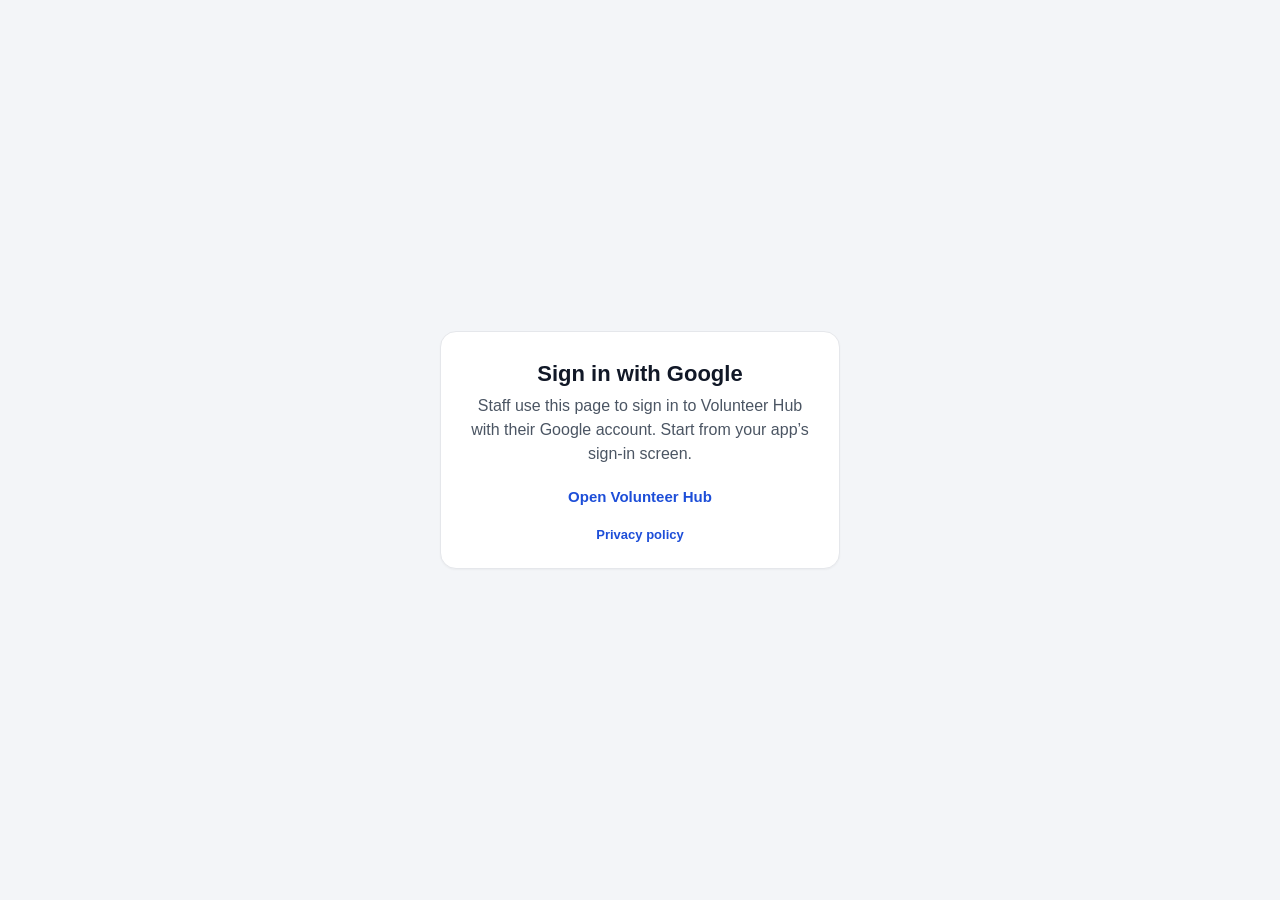
<file: index.html>
<!DOCTYPE html>
<html lang="en">
<head>
<meta charset="utf-8">
<meta name="viewport" content="width=device-width, initial-scale=1">
<meta name="robots" content="noindex">
<meta http-equiv="Content-Security-Policy" content="default-src 'none'; script-src 'self' https://accounts.google.com/gsi/client; style-src 'self' 'unsafe-inline' https://accounts.google.com/gsi/style; frame-src https://accounts.google.com/gsi/; connect-src 'self' https://accounts.google.com/gsi/; img-src 'self' data:; base-uri 'none'; form-action 'none'">
<title>Sign in with Google · Volunteer Hub</title>
<link rel="icon" href="data:,">
<link rel="stylesheet" href="style.css">
<script src="app.js" defer></script>
</head>
<body>
<main class="card">
  <h1 id="title">Sign in</h1>
  <p id="lead" class="lead">Loading…</p>
  <div id="gbtn" class="gbtn" hidden></div>
  <div id="status" class="note" role="status" aria-live="polite" hidden></div>
  <p id="fine" class="fine" hidden></p>
  <p id="back" class="back" hidden><a id="backlink" href="./">Back</a></p>
  <p class="foot"><a href="privacy.html">Privacy policy</a></p>
</main>
<noscript><p class="nojs">This page needs JavaScript to sign you in.</p></noscript>
</body>
</html>
</file>
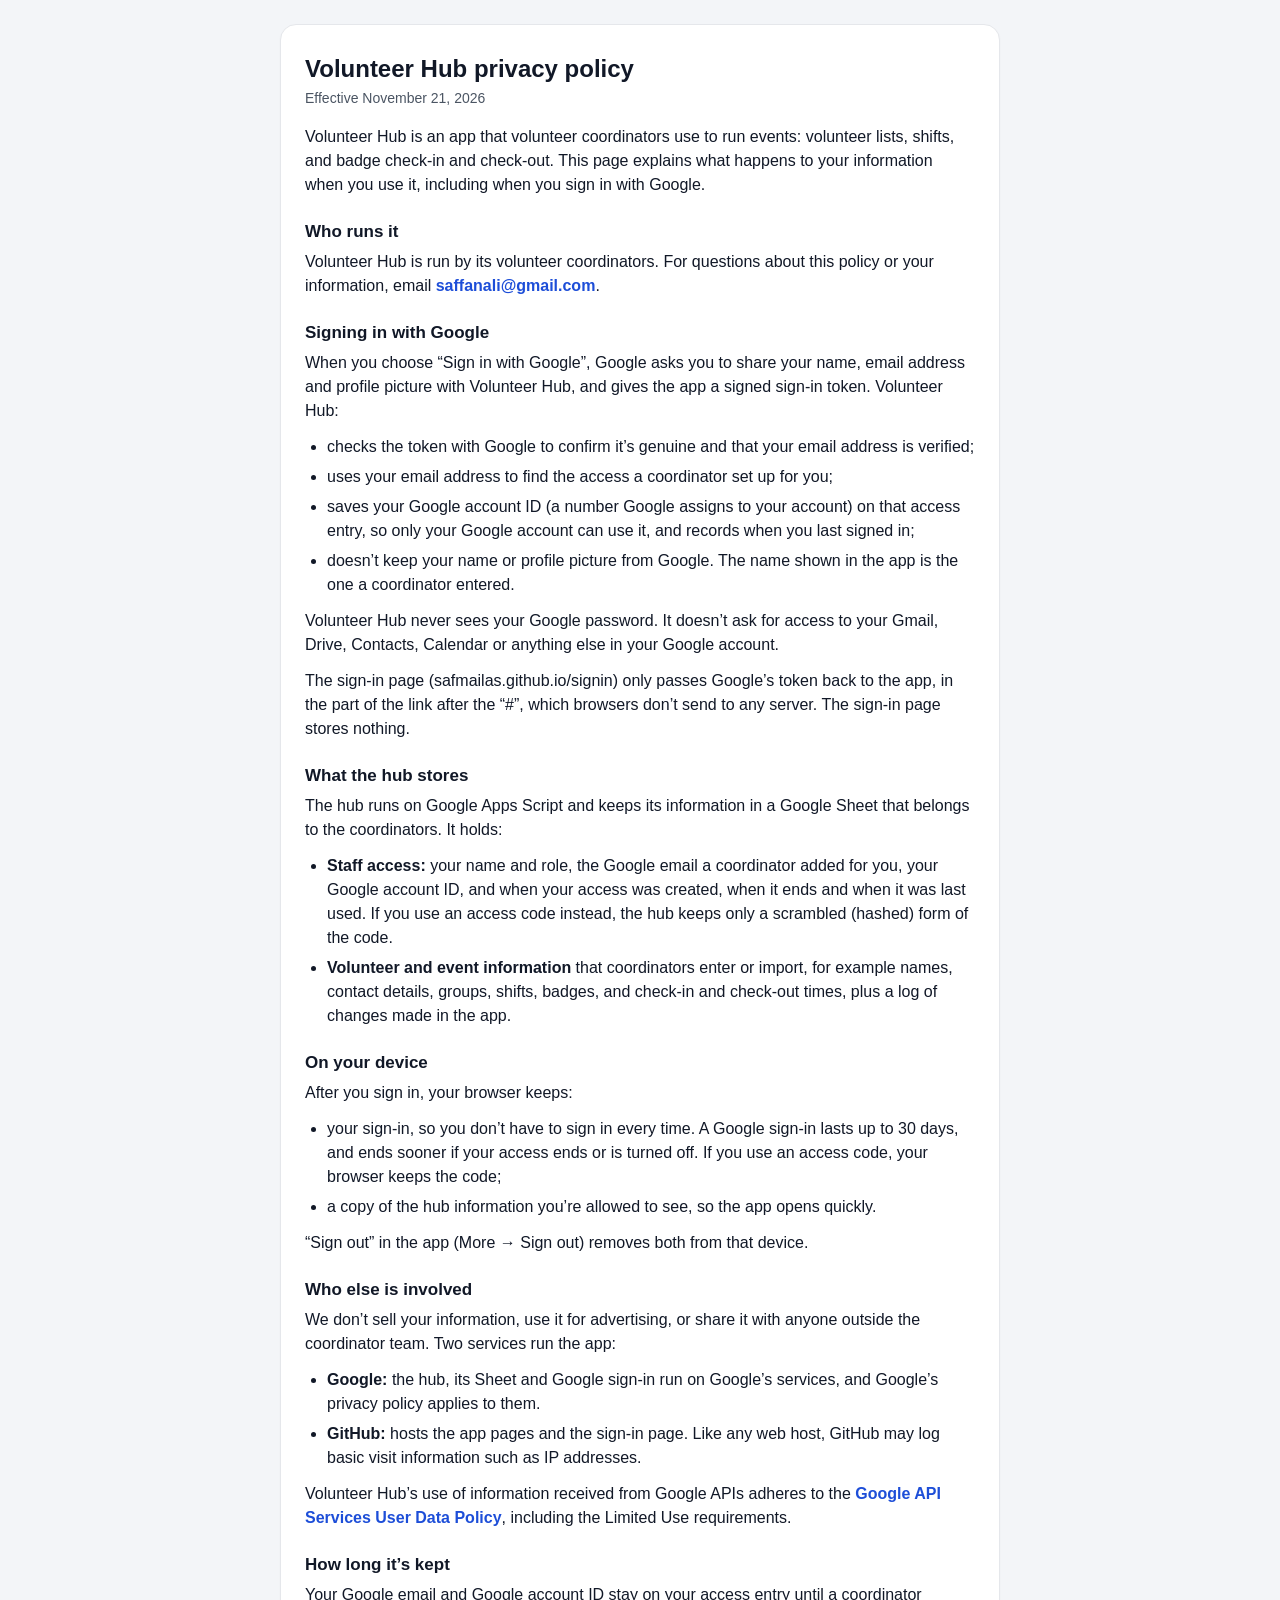
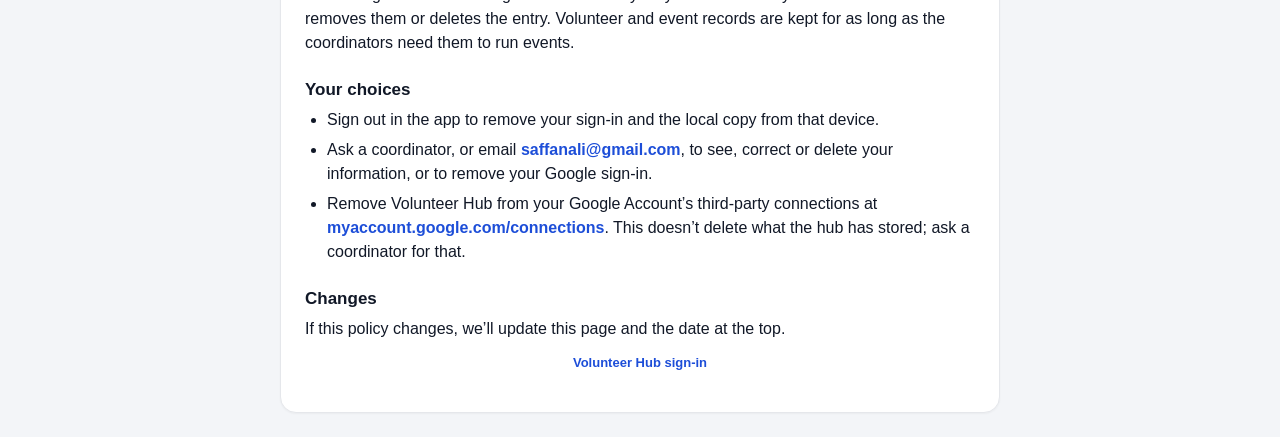
<file: privacy.html>
<!DOCTYPE html>
<html lang="en">
<head>
<meta charset="utf-8">
<meta name="viewport" content="width=device-width, initial-scale=1">
<meta http-equiv="Content-Security-Policy" content="default-src 'none'; style-src 'self'; img-src 'self' data:; base-uri 'none'; form-action 'none'">
<title>Privacy policy · Volunteer Hub</title>
<link rel="icon" href="data:,">
<link rel="stylesheet" href="style.css">
</head>
<body>
<main class="card doc">
  <h1>Volunteer Hub privacy policy</h1>
  <p class="muted">Effective November 21, 2026</p>

  <p>Volunteer Hub is an app that volunteer coordinators use to run events: volunteer lists, shifts, and badge check-in and check-out. This page explains what happens to your information when you use it, including when you sign in with Google.</p>

  <h2>Who runs it</h2>
  <p>Volunteer Hub is run by its volunteer coordinators. For questions about this policy or your information, email <a href="mailto:saffanali@gmail.com">saffanali@gmail.com</a>.</p>

  <h2>Signing in with Google</h2>
  <p>When you choose “Sign in with Google”, Google asks you to share your name, email address and profile picture with Volunteer Hub, and gives the app a signed sign-in token. Volunteer Hub:</p>
  <ul>
    <li>checks the token with Google to confirm it’s genuine and that your email address is verified;</li>
    <li>uses your email address to find the access a coordinator set up for you;</li>
    <li>saves your Google account ID (a number Google assigns to your account) on that access entry, so only your Google account can use it, and records when you last signed in;</li>
    <li>doesn’t keep your name or profile picture from Google. The name shown in the app is the one a coordinator entered.</li>
  </ul>
  <p>Volunteer Hub never sees your Google password. It doesn’t ask for access to your Gmail, Drive, Contacts, Calendar or anything else in your Google account.</p>
  <p>The sign-in page (safmailas.github.io/signin) only passes Google’s token back to the app, in the part of the link after the “#”, which browsers don’t send to any server. The sign-in page stores nothing.</p>

  <h2>What the hub stores</h2>
  <p>The hub runs on Google Apps Script and keeps its information in a Google Sheet that belongs to the coordinators. It holds:</p>
  <ul>
    <li><b>Staff access:</b> your name and role, the Google email a coordinator added for you, your Google account ID, and when your access was created, when it ends and when it was last used. If you use an access code instead, the hub keeps only a scrambled (hashed) form of the code.</li>
    <li><b>Volunteer and event information</b> that coordinators enter or import, for example names, contact details, groups, shifts, badges, and check-in and check-out times, plus a log of changes made in the app.</li>
  </ul>

  <h2>On your device</h2>
  <p>After you sign in, your browser keeps:</p>
  <ul>
    <li>your sign-in, so you don’t have to sign in every time. A Google sign-in lasts up to 30 days, and ends sooner if your access ends or is turned off. If you use an access code, your browser keeps the code;</li>
    <li>a copy of the hub information you’re allowed to see, so the app opens quickly.</li>
  </ul>
  <p>“Sign out” in the app (More → Sign out) removes both from that device.</p>

  <h2>Who else is involved</h2>
  <p>We don’t sell your information, use it for advertising, or share it with anyone outside the coordinator team. Two services run the app:</p>
  <ul>
    <li><b>Google:</b> the hub, its Sheet and Google sign-in run on Google’s services, and Google’s privacy policy applies to them.</li>
    <li><b>GitHub:</b> hosts the app pages and the sign-in page. Like any web host, GitHub may log basic visit information such as IP addresses.</li>
  </ul>
  <p>Volunteer Hub’s use of information received from Google APIs adheres to the <a href="https://developers.google.com/terms/api-services-user-data-policy">Google API Services User Data Policy</a>, including the Limited Use requirements.</p>

  <h2>How long it’s kept</h2>
  <p>Your Google email and Google account ID stay on your access entry until a coordinator removes them or deletes the entry. Volunteer and event records are kept for as long as the coordinators need them to run events.</p>

  <h2>Your choices</h2>
  <ul>
    <li>Sign out in the app to remove your sign-in and the local copy from that device.</li>
    <li>Ask a coordinator, or email <a href="mailto:saffanali@gmail.com">saffanali@gmail.com</a>, to see, correct or delete your information, or to remove your Google sign-in.</li>
    <li>Remove Volunteer Hub from your Google Account’s third-party connections at <a href="https://myaccount.google.com/connections">myaccount.google.com/connections</a>. This doesn’t delete what the hub has stored; ask a coordinator for that.</li>
  </ul>

  <h2>Changes</h2>
  <p>If this policy changes, we’ll update this page and the date at the top.</p>

  <p class="foot"><a href="./">Volunteer Hub sign-in</a></p>
</main>
</body>
</html>
</file>
<file: style.css>
:root {
  --bg: #f3f5f8; --card: #fff; --ink: #111827; --muted: #4b5563; --line: #e5e7eb;
  --link: #1d4ed8; --bad-bg: #fef2f2; --bad-ink: #991b1b; --bad-line: #fecaca;
  --ok-bg: #eff6ff; --ok-ink: #1e3a8a; --ok-line: #bfdbfe;
}
@media (prefers-color-scheme: dark) {
  :root {
    --bg: #0f1115; --card: #171a21; --ink: #e5e7eb; --muted: #9ca3af; --line: #2a2f3a;
    --link: #93c5fd; --bad-bg: #2a1215; --bad-ink: #fecaca; --bad-line: #5b1d24;
    --ok-bg: #111c33; --ok-ink: #bfdbfe; --ok-line: #1e3a8a;
  }
}
* { box-sizing: border-box; }
html, body { margin: 0; }
body {
  min-height: 100vh; display: flex; align-items: center; justify-content: center; padding: 24px 16px;
  background: var(--bg); color: var(--ink);
  font: 16px/1.5 -apple-system, BlinkMacSystemFont, "Segoe UI", Roboto, Helvetica, Arial, sans-serif;
}
.card {
  width: 100%; max-width: 400px; background: var(--card); border: 1px solid var(--line); border-radius: 16px;
  padding: 28px 24px 24px; text-align: center; box-shadow: 0 1px 2px rgba(0, 0, 0, .04);
}
h1 { font-size: 22px; line-height: 1.3; margin: 0 0 6px; overflow-wrap: anywhere; }
.lead { color: var(--muted); margin: 0 0 20px; }
.gbtn { display: flex; justify-content: center; min-height: 44px; margin: 0 0 16px; }
.note { border: 1px solid var(--ok-line); background: var(--ok-bg); color: var(--ok-ink); border-radius: 10px;
  padding: 10px 12px; margin: 0 0 16px; text-align: left; overflow-wrap: anywhere; }
.note.bad { border-color: var(--bad-line); background: var(--bad-bg); color: var(--bad-ink); }
.note code { font: 13px/1.4 ui-monospace, SFMono-Regular, Menlo, Consolas, monospace; word-break: break-all; }
.fine { color: var(--muted); font-size: 13px; margin: 0 0 12px; }
.back { margin: 8px 0 0; font-size: 15px; }
a { color: var(--link); font-weight: 600; text-decoration: none; }
a:hover, a:focus-visible { text-decoration: underline; }
.nojs { text-align: center; color: var(--muted); }
.foot { margin: 16px 0 0; font-size: 13px; color: var(--muted); }
.doc { max-width: 720px; text-align: left; padding: 28px 24px; }
.doc h1 { font-size: 24px; margin: 0 0 4px; }
.doc h2 { font-size: 17px; line-height: 1.35; margin: 24px 0 6px; }
.doc p { margin: 0 0 12px; }
.doc ul { margin: 0 0 12px; padding-left: 22px; }
.doc li { margin: 0 0 6px; }
.doc .muted { color: var(--muted); font-size: 14px; margin-bottom: 16px; }
.doc .foot { text-align: center; }
[hidden] { display: none !important; }
</file>
